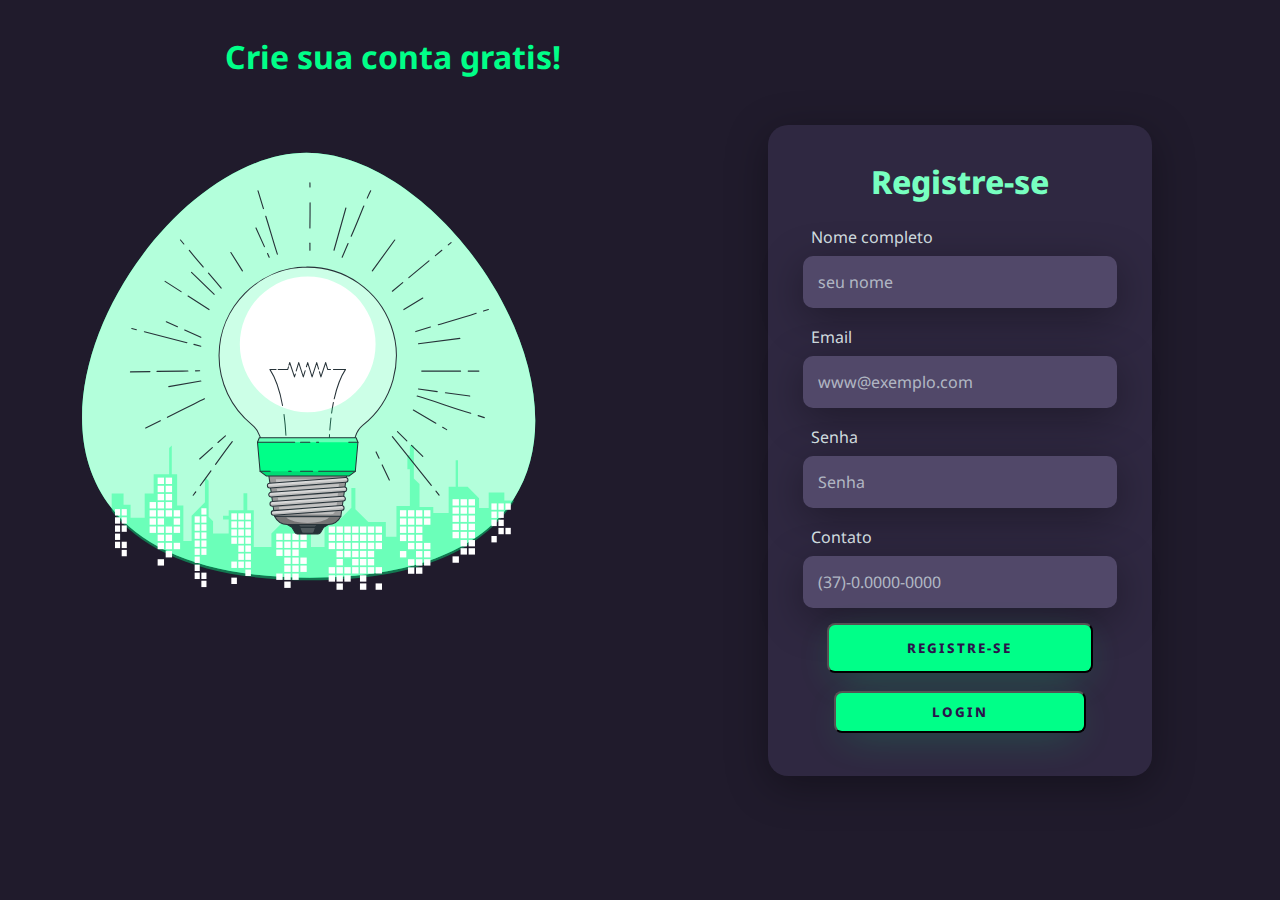
<file: Projeto/Pagina inicial/index.html>
<!DOCTYPE html>
<html lang="pt-BR">
<head>
    <meta charset="UTF-8">
    <meta http-equiv="X-UA-Compatible" content="IE=edge">
    <meta name="viewport" content="width=device-width, initial-scale=1.0">
    <title>Cadastre-se</title>
    <link rel="stylesheet" href="./style.css">
</head>
<body> 
    <div class="container">
        <div class="right-login">
            <h1>Crie sua conta gratis!</h1>
            <img src="./light-bulb-animate.svg" class="img-1"alt="lampada animacao">
        </div> 
        <div class="left-login">
            <form class="card-register">
                <h1>Registre-se</h1>
                    <div class="textfield">
                        <label for="nome completo">Nome completo</label>
                        <input type="text" name="nome" placeholder="seu nome" required>
                    </div>
                    <div class="textfield">
                        <label for="email">Email</label>
                        <input type="email" name="email" placeholder="www@exemplo.com" required>
                    </div>
                    <div class="textfield">
                        <label for="password">Senha</label>
                        <input type="password" name="senha" placeholder="Senha" required>
                    </div>
                    <div class="textfield">
                        <label for="tel">Contato</label>
                        <input type="tel" name="tel" placeholder="(37)-0.0000-0000" required>
                    </div>
                    <button class="btn-register"> Registre-se</button> 
                    <button src=login_CSS/ class="btn-login">Login</button>
                </form>
        </div>   
        </div>
    </div>
    
</body>
</html>
</file>
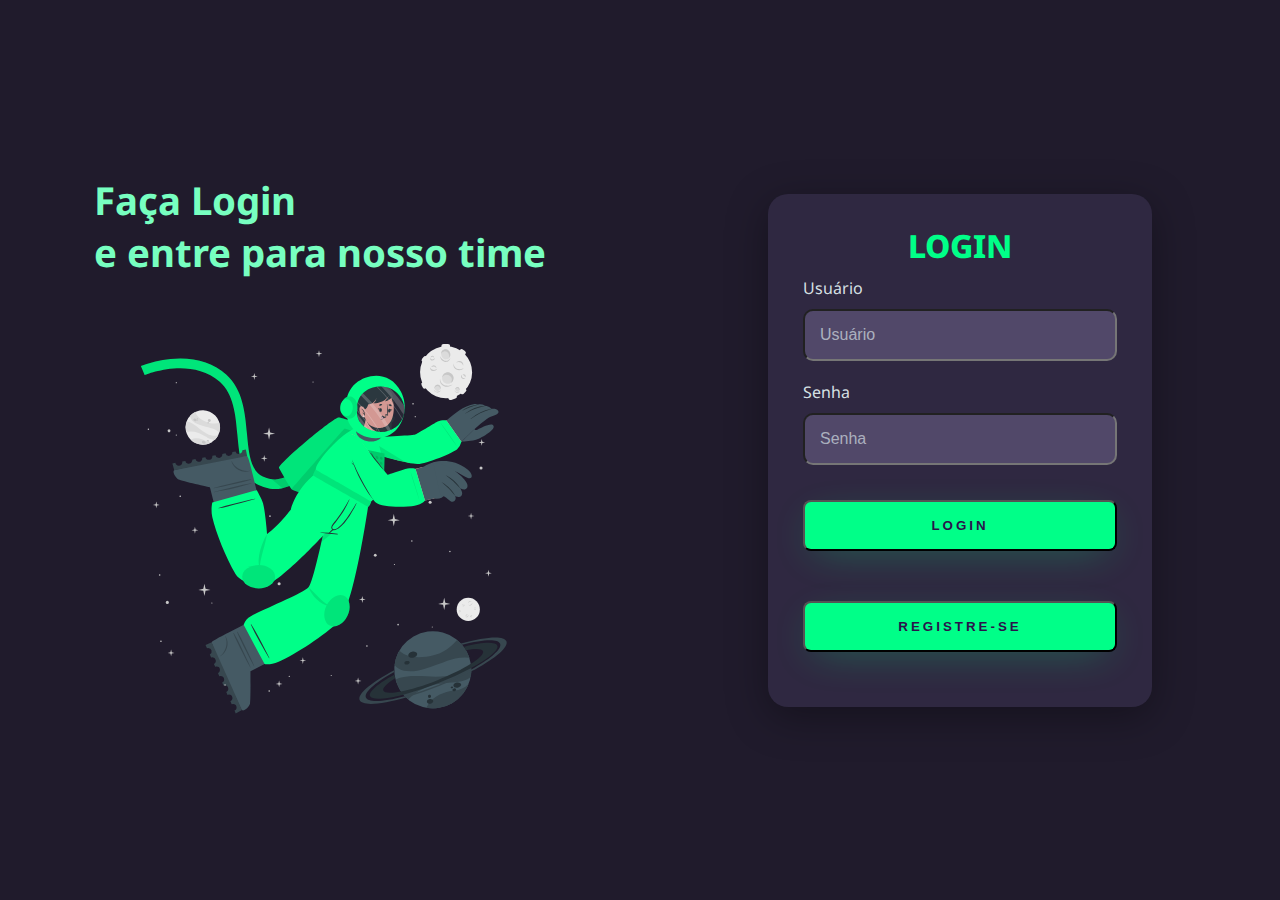
<file: Projeto/login_CSS/Login.html>
<!DOCTYPE html>
<html lang="pt-br">
<head>
    <meta charset="UTF-8">
    <meta http-equiv="X-UA-Compatible" content="IE=edge">
    <meta name="viewport" content="width=device-width, initial-scale=1.0">
    <link rel="stylesheet" href="style.css">
    <title>loginpage</title>
</head>
<body>
    <div class="main-login">
        <div class="left-login">
            <h1>Faça Login <br/> e entre para nosso time</h1>
            <img src="animacao.svg" class="image-astro" alt="astronauta animacao">
        </div>
        <div class="right-login">
            <div class="card-login">
                <h1>LOGIN</h1>
                <div class="textfield">
                    <label for="usuario">Usuário</label>
                    <input type="text" name="usuario" placeholder="Usuário"> 
                </div>
                <div class="textfield">
                    <label for="senha">Senha</label>
                    <input type="password" name="senha" placeholder="Senha"> 
                </div>
                <button class="btn-login">Login</button>
                <button class="btn-register">registre-se</button>
            </div>
        </div>
    </div>  
</body>
</html>
</file>
<file: Projeto/Pagina inicial/style.css>
@import url('https://fonts.googleapis.com/css2?family=Bungee&family=Noto+Sans&family=Roboto&display=swap');

body{
    box-sizing: border-box;
}
* {
    padding: 0;
    margin: 0;
    box-sizing: border-box;
    font-family: 'Noto Sans', sans-serif;
}

.container{
    width: 100vw;
    height: 100vh;
    background-color: #201b2c;
    display: flex;
    justify-content: center;
    align-items: center;
}

.left-login{
    width: 50vw;
    height: 100vh;
    display: flex;
    justify-content: center;
    align-items: center;
    flex-direction: column;
}

.right-login{
    width: 50vw;
    height: 100vh;
    align-items: center;
    justify-content: center;
}

.right-login >h1{
    padding: 35px 25vh;
    padding-right: 25px;
    justify-content: center;
    align-items: center;
    color: #00ff88;
}

.img-1{
    width: 40vw;
    align-items: center;
    justify-content: center;
    margin: 0 50px;
}

.card-register{
    width: 60%;
    justify-content: center;
    display: flex;
    align-items: center;
    flex-direction: column;
    padding: 35px 35px;
    background-color: #2f2841;
    border-radius: 20px;
    box-shadow: 0 10px 40px #00000056;

}

.card-register> h1{
    color: #77ffc0;
    font-weight: 800;
    margin: 0;
    padding-bottom: 10px;
}

.textfield{
    width: 100%;
    display: flex;
    flex-direction: column;
    align-items: flex-start;
    justify-content: center;
    margin: 5px 0;
}

.textfield > input{
    width: 100%;
    border: none;
    border-radius: 10px;
    padding: 15px;
    background-color: #514869;
    color: #f0ffffde;
    font-size: 12pt;
    box-shadow: 0 10px 40px #00000056;
    outline: none;
    box-sizing: border-box;
}

.textfield > label{
    margin: 8px;
    color: #f0ffffde;
}

.textfield > input::placeholder{
    color: #f0ffff9d;
}

.btn-register{
    width: 85%;
    padding: 14px 0;
    margin: 10px;
    outline: none;
    border-radius: 8px;
    text-transform: uppercase;
    font-weight: 800;
    cursor: pointer;
    letter-spacing: 2px;
    color: #2b134b;
    background-color: #00ff88;
    box-shadow: 0px 10px 40px -12px #00ff8052;
}

.btn-login{
    width: 80%;
    padding: 10px 0;
    margin: 8px;
    outline: none;
    border-radius: 8px;
    text-transform: uppercase;
    font-weight: 800;
    cursor: pointer;
    letter-spacing: 2px;
    color: #2b134b;
    background-color: #00ff88;
    box-shadow: 0px 10px 40px -12px #00ff8052;
}

@media only screen and (max-width:950px){
    .card-register{
        width: 85%;
    }
}

@media only screen and (max-width:600px){
    .container{
        flex-direction: column;   
    }
    .left-login >h1{
        display: none;
    }
    .left-login{
        width: 100%;
        height: auto;
    }
    .left-login-image{
        width: 50vh;    
    }
}
</file>
<file: Projeto/login_CSS/style.css>
@import url('https://fonts.googleapis.com/css2?family=Noto+Sans&display=swap');

body{
    margin: 0;
    font-family: 'Noto Sans', sans-serif;
}

body * {
    box-sizing: border-box;
}

.main-login{
    width: 100vw;
    height: 100vh;
    background-color: #201b2c;
    display: flex;
    justify-content: center;
    align-items: center;

}

.left-login{
    width: 50vw;
    height: 100vh;
    display: flex;
    justify-content: center;
    align-items: center;
    flex-direction: column;
}
.left-login >h1{
    font-size: 3vw;
    color: #77ffc0;
}

.image-astro{
    width: 35vw;
}

.right-login{
    width: 50vw;
    height: 100vh;
    display: flex;
    justify-content: center;
    align-items: center;
    
}

.card-login{
    width: 60%;
    display: flex;
    justify-content: center;
    align-items: center;
    flex-direction: column;
    padding: 30px 35px;
    border-radius: 20px; 
    background: #2f2841;   
    box-shadow: 0px 10px 40px #00000056;   
}

.card-login >h1{
    color: #00ff88;
    font-weight: 800;
    margin: 0;   
}

.textfield{
    width: 100%;
    display: flex;
    flex-direction: column;
    align-items: flex-start;
    justify-content: center;
    margin: 10px 0px;

}

.textfield > input{
    width: 100%;
    border: nome;
    border-radius: 10px;
    padding: 15px;
    background: #514869;
    color: #f0ffffde;
    font-size: 12pt;
    box-shadow: #00000056;
    outline: nome;
    box-sizing: border-box;

}

.textfield > label{
    color: #f0ffffde;
    margin-bottom: 10px;
}

.textfield > input::placeholder{
    color: #f0ffff94;    
}

.btn-login{
    width: 100%;
    padding: 16px 0px;
    margin: 25px;
    border-radius: 8px;
    outline: none;
    text-transform: uppercase;
    font-weight: 800;
    letter-spacing: 3px;
    color:#2b134b;
    background: #00ff88;
    cursor: pointer;
    box-shadow: 0px 10px 40px -12px #00ff8052;
}
.btn-register{
    width: 100%;
    padding: 16px 0px;
    margin: 25px;
    border-radius: 8px;
    outline: none;
    text-transform: uppercase;
    font-weight: 800;
    letter-spacing: 3px;
    color:#2b134b;
    background: #00ff88;
    cursor: pointer;
    box-shadow: 0px 10px 40px -12px #00ff8052;
}
</file>
